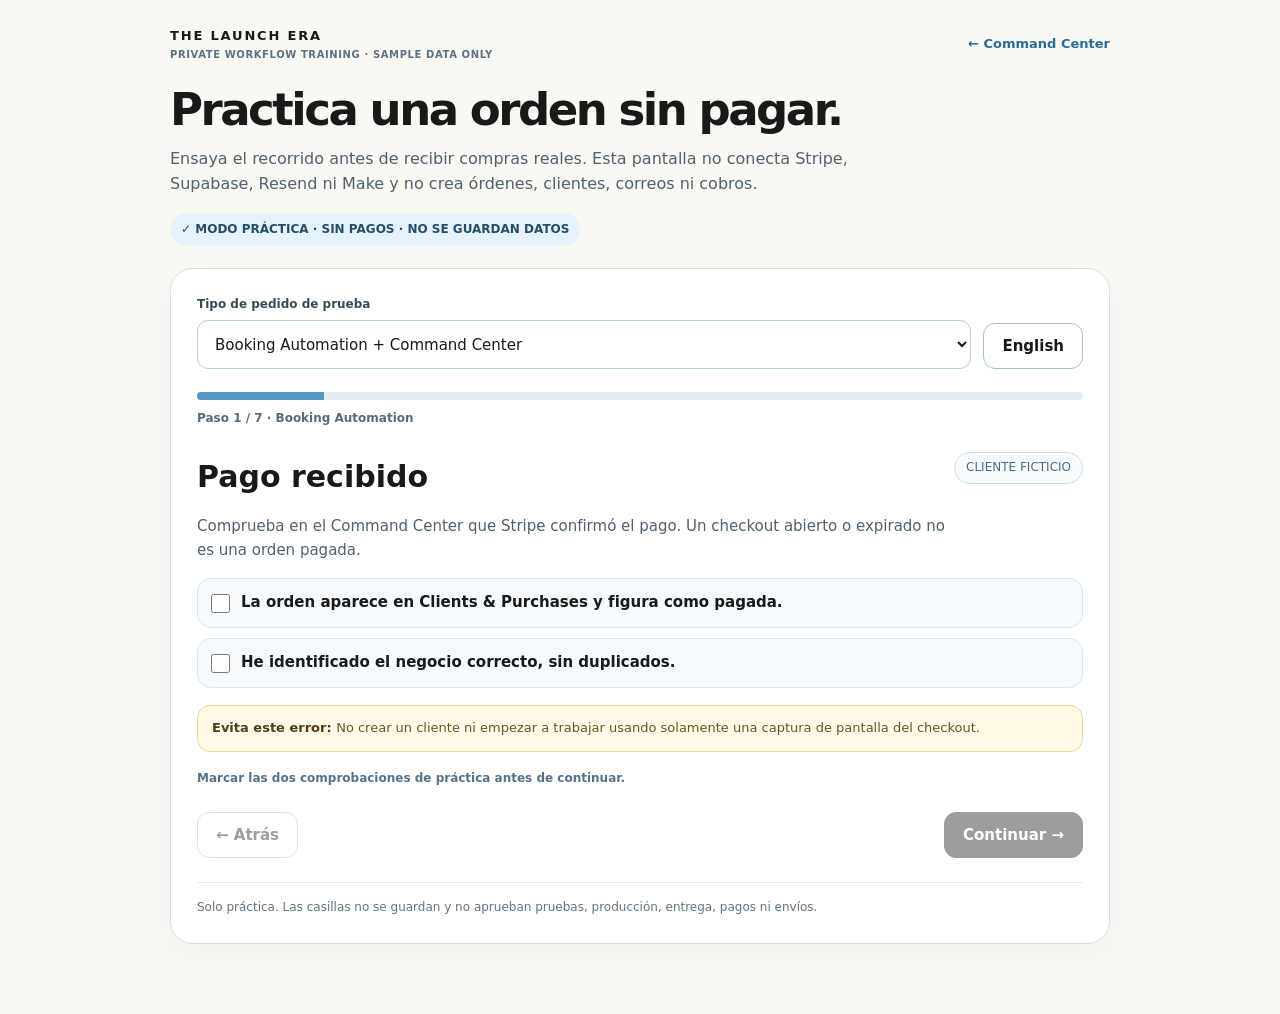
<file: overrides/order-practice/index.html>
<!doctype html>
<html lang="es"><head>
<meta charset="utf-8"><meta name="viewport" content="width=device-width,initial-scale=1,viewport-fit=cover">
<meta name="robots" content="noindex,nofollow,noarchive">
<meta name="referrer" content="no-referrer"><meta name="theme-color" content="#faf8f3">
<title>Practice an Order · The Launch Era</title>
<style>
:root{color-scheme:light}*{box-sizing:border-box}
body{margin:0;background:#faf8f3;color:#191919;font:15px/1.6 system-ui,-apple-system,BlinkMacSystemFont,"Segoe UI",sans-serif}
a{color:#2b6c95}button,select{font:inherit}
.shell{width:min(940px,calc(100% - 28px));margin:0 auto;padding:26px 0 70px}
.top{display:flex;justify-content:space-between;gap:12px;align-items:center;flex-wrap:wrap}
.brand{font-size:13px;letter-spacing:.14em;font-weight:900}.brand span{display:block;color:#5a7285;letter-spacing:.06em;font-size:10px}
.top a{font-size:13px;font-weight:750;text-decoration:none}
h1{font-size:clamp(29px,5vw,45px);line-height:1.13;letter-spacing:-.055em;margin:22px 0 10px}
h2{font-size:clamp(22px,4vw,30px);line-height:1.2;margin:7px 0}
p{margin:8px 0 16px;color:#4f6170}.intro{font-size:16px;max-width:680px}
.flag{display:inline-flex;align-items:center;gap:7px;font-size:12px;font-weight:800;background:#e7f3fc;color:#254e69;padding:7px 11px;border-radius:99px}
.sim{border:1px solid #d1dfe9;background:#fff;border-radius:23px;padding:clamp(17px,3vw,26px);margin-top:22px;box-shadow:0 10px 28px #182e3b09;min-width:0}
.controls{display:grid;grid-template-columns:1fr auto;gap:12px;align-items:end}
label.c{display:block;font-size:12px;font-weight:800;color:#354b5a;margin:0 0 6px}
select{width:100%;min-height:49px;border:1px solid #b7cedd;border-radius:11px;background:#fff;padding:9px 13px;color:#191919}
button{min-height:45px;border-radius:12px;padding:10px 18px;border:1px solid #191919;background:#191919;color:#fff;font-weight:750;cursor:pointer}
button.alt{background:#fff;color:#191919;border-color:#a5c1d5}
button:disabled{opacity:.42;cursor:not-allowed}
button:focus-visible,select:focus-visible,input:focus-visible,a:focus-visible{outline:3px solid #79afd2;outline-offset:3px}
.progressline{height:8px;border-radius:99px;background:#e5edf3;overflow:hidden;margin:23px 0 9px}
.bar{height:100%;background:#5697c2;transition:width .25s}
.progresslabel{font-size:12px;font-weight:800;color:#536d7c}
.title-row{display:flex;flex-wrap:wrap;justify-content:space-between;align-items:start;gap:12px;margin-top:24px}
.tag{font-size:12px;color:#50697c;border:1px solid #cfe0ea;border-radius:99px;padding:5px 11px;background:#f5fbff}
.detail{margin:12px 0 16px;max-width:760px}
.checks{display:grid;gap:10px}
.check{display:flex;gap:11px;align-items:flex-start;background:#f6fafd;border:1px solid #d7e6f1;border-radius:14px;padding:13px;cursor:pointer;color:#191919;line-height:1.45;font-weight:600}
.check input{appearance:auto;accent-color:#2e6f9e;width:19px;height:19px;flex:0 0 19px;margin:2px 0 0}
.warning{margin:17px 0;background:#fff9e6;border:1px solid #ead58f;border-radius:13px;padding:12px 14px;font-size:13px;color:#66552a}
.warning strong{color:#4d3f19}
footer.actions{margin-top:24px;display:flex;gap:11px;justify-content:space-between;align-items:center;flex-wrap:wrap}
.stepnote{font-size:12px;font-weight:700;color:#55728a;margin:12px 0 0}
.end{background:#ebf7f1;border:1px solid #b8dfcf;border-radius:15px;padding:18px;color:#275442;margin-top:24px}
.end p{color:#315c4e}
.legend{border-top:1px solid #e4edf2;margin-top:24px;padding-top:15px;font-size:12px;color:#607482}
@media(max-width:560px){.controls{grid-template-columns:1fr}.shell{width:calc(100% - 22px)}.top{align-items:start}.top a{font-size:12px}.sim{border-radius:18px}footer.actions button{flex:1}footer.actions{gap:8px}}
</style></head>
<body><main class="shell">
<div class="top"><div class="brand">THE LAUNCH ERA <span>PRIVATE WORKFLOW TRAINING · SAMPLE DATA ONLY</span></div><a href="/" id="back">← Command Center</a></div>
<h1 id="mainTitle">Practica una orden sin pagar.</h1>
<p class="intro" id="intro">Ensaya lo que harás al recibir una compra de Booking Automation o un AI Assistant. Esta práctica no crea compras, órdenes, clientes, correos ni cobros.</p>
<div class="flag" id="flag">✓ MODO PRÁCTICA · CERO COBROS · SIN GUARDAR DATOS</div>
<section class="sim" aria-label="Order simulation">
<div class="controls">
<div><label for="product" class="c" id="chooseLabel">Tipo de pedido de prueba</label>
<select id="product"><option value="booking">Booking Automation + Command Center</option><option value="ai">AI Assistant</option></select></div>
<button class="alt" id="language" type="button" aria-label="Change language">English</button>
</div>
<div class="progressline" aria-hidden="true"><div class="bar" id="bar" style="width:0%"></div></div>
<div id="progress" class="progresslabel" aria-live="polite"></div>
<div id="step" class="title-row"></div>
<p id="details" class="detail"></p>
<div id="checks" class="checks"></div>
<div id="warning" class="warning" role="note"></div>
<p id="feedback" class="stepnote" aria-live="polite"></p>
<footer class="actions">
<button id="prev" class="alt" type="button">← Atrás</button>
<button id="next" type="button">Continuar →</button>
</footer>
<div id="finish" class="end" hidden></div>
<div class="legend" id="legend">Los controles de esta pantalla son únicamente de práctica. No marcan las comprobaciones reales de QA ni aprueban producción, entrega o facturación.</div>
</section>
</main>
<script>
(()=>{
'use strict';
const $=id=>document.getElementById(id);
const es=[
 {title:"Pago recibido",detail:"Comprueba en el Command Center que Stripe confirmó el pago. Un checkout abierto o expirado no es una orden pagada.",checks:["La orden aparece en Clients & Purchases y figura como pagada.","He identificado el negocio correcto, sin duplicados."],warning:"No crear un cliente ni empezar a trabajar usando solamente una captura de pantalla del checkout."},
 {title:"Intake y detalles del negocio",detail:"Confirma sector, horarios, dirección o zona de servicio, servicios, precios, logo, fotos, dominio e idioma.",checks:["El intake del cliente está recibido, completo y asociado al pedido correcto.","Lo que falta está anotado para aclarar; no invento servicios ni precios."],warning:"No supongas que un negocio de limpieza es detailing ni lo contrario. No uses las fotos de CB Depot para otro cliente."},
 {title:"Aprobación del inicio",detail:"Verifica los accesos necesarios y aprueba el inicio de producción desde el Command Center. El plazo estimado de 48 horas comienza después de la aprobación, no del pago.",checks:["Tengo confirmados los requisitos para iniciar.","El inicio está aprobado mediante el control real y consta en el sistema."],warning:"En esta práctica no se envía ningún correo ni se registra una aprobación real."},
 {title:"Personalizar y configurar",detail:"Prepara la página pública propia del negocio y enlaza su Command Center privado. Configura precios, horas, cotizaciones y duración por servicio.",checks:["La página utiliza marca, fotos, idioma y servicios de ese negocio.","El enlace público es propio y el Command Center privado pertenece solo a este cliente."],warning:"Nunca compartas un enlace de sesión privada como si fuera un enlace de Booking."},
 {title:"Pruebas reales de QA",detail:"Las comprobaciones de código no reemplazan las pruebas de reservas, leads y correo.",checks:["He comprobado móvil, tablet, computadora, enlaces, formularios y precios.","Las seis pruebas reales de entrega están verificadas, incluidas notificaciones y aislamiento entre negocios."],warning:"No marques una prueba real sin haberla realizado. Una reserva solicitada no es automáticamente una cita confirmada."},
 {title:"Acceso y revisión del cliente",detail:"Primero verifica su acceso al Command Center y que pueda revisar la página; permite la revisión incluida.",checks:["El correo de acceso fue entregado realmente; 'enviado' no basta.","El cliente pudo entrar y aprobó o solicitó cambios por el canal correcto."],warning:"Si un enlace se dirige al website general, revisa el destino y corrige sin enviar copias duplicadas."},
 {title:"Entrega final y soporte",detail:"Con toda la evidencia, autorizas manualmente la entrega; después revisas que el proveedor confirma el correo y que el cliente sabe compartir su booking link.",checks:["El sistema confirma disponibilidad de entrega y la aprobación final es mía.","La entrega y su seguimiento quedan identificados en el proyecto; la cuenta sigue disponible para soporte."],warning:"La finalización de la práctica no entrega nada ni activa suscripciones."}
];
const aiEs=[
 {title:"Compra del AI Assistant",detail:"Verifica el cobro del servicio en Stripe y el plan elegido. La Cleaning App es independiente y no usa Stripe.",checks:["La orden real está vinculada al checkout correcto.","El plan y el importe son los del pedido comprobado."],warning:"No uses una sesión de prueba ni actives la suscripción solo porque alguien abrió un enlace."},
 {title:"Intake del agente",detail:"Revisa empresa, servicios, idioma, URL de instalación, preguntas frecuentes y reglas de respuesta.",checks:["El formulario está recibido y corresponde al negocio.","Sé dónde se instalará el agente y qué información es verificable."],warning:"No supongas servicios, horarios ni testimonios a partir de una página inaccesible."},
 {title:"Inicio y configuración",detail:"Prepara el asistente con un lenguaje humano y respuestas específicas para su negocio. Define cuándo pasa la conversación a una persona.",checks:["El inicio de producción fue aprobado.","Las respuestas, permisos y escalamiento humano están configurados en pruebas."],warning:"El agente no puede contestar inventando información ni enviar mensajes sin los permisos necesarios."},
 {title:"Pruebas antes de la entrega",detail:"Prueba preguntas normales, excepciones, formularios, seguridad, móvil, tablet, escritorio y recuperación de errores.",checks:["QA comprobó respuestas y las limitaciones del asistente.","Los formularios y avisos llevan al negocio correcto, no a The Launch Era."],warning:"Un chatbot que responde una pregunta no demuestra que una reserva o un correo se procesó."},
 {title:"Aprobación del cliente",detail:"Comparte la versión privada de revisión. Permite las dos revisiones incluidas en AI Assistant.",checks:["El cliente revisó la experiencia con su marca.","Los cambios solicitados se atendieron o quedó constancia de su aprobación."],warning:"La aprobación de un borrador interno no significa aprobación del producto final."},
 {title:"Entrega y facturación",detail:"Confirma personalmente que el AI Assistant funciona en el enlace real. Solamente después registra la entrega y activa los primeros 30 días incluidos.",checks:["El enlace de instalación funciona y el cliente ya recibió el acceso.","La entrega fue autorizada y verificada; comprobé la fecha futura de cobro mensual."],warning:"Nunca inicies el ciclo mensual antes de una instalación y entrega verificadas."}
];
const en=[
 {title:"Paid order verified",detail:"Check that Stripe confirmed the payment. An open or expired checkout is not a paid order.",checks:["Clients & Purchases shows a verified paid order.","The right business is identified without duplicates."],warning:"A checkout screenshot alone does not authorize production."},
 {title:"Client intake",detail:"Verify industry, hours, service area, pricing, services, logo, photos and language.",checks:["The correct client intake is complete and linked to the order.","Missing information is marked for clarification rather than invented."],warning:"Do not reuse CB Depot branding or business-specific content for another buyer."},
 {title:"Approve the kickoff",detail:"Owner approval and required access start the estimated 48-hour production window.",checks:["Required production inputs are verified.","The real kickoff is separately approved and recorded."],warning:"This practice creates no real approval or email."},
 {title:"Personalize and configure",detail:"Set up a unique public booking page and private Command Center, with services, quotes, price and duration rules.",checks:["The branding, services and copy belong to this business.","The booking page and private customer workspace are correctly isolated."],warning:"Never share a private account URL in place of the public booking link."},
 {title:"Real QA",detail:"Code checks are not real booking tests. Verify forms, requests, routing, emails, notifications and every device.",checks:["Phone, tablet, desktop, links, services and pricing were checked.","Six delivery QA checks passed, including privacy and isolation."],warning:"A requested quote is not an automatically confirmed booking."},
 {title:"Access and customer review",detail:"Confirm access email delivery and actual client sign-in before the final handoff.",checks:["The provider verified access email delivery.","The buyer signed in and reviewed or requested changes."],warning:"Provider accepted does not mean delivered. Do not send duplicates."},
 {title:"Final delivery and support",detail:"Owner approves final delivery only after evidence. Confirm the customer has working links and ongoing support.",checks:["Server readiness and the final owner approval are confirmed.","The delivery record and support path remain accessible."],warning:"Finishing practice does not create a delivery or a subscription."}
];
const aiEn=[
 {title:"AI Assistant purchase",detail:"Verify the Stripe payment and selected plan. The separate Cleaning App does not use Stripe.",checks:["This order matches a verified paid checkout.","The plan and pricing match the real order."],warning:"A test session must not start any subscription."},
 {title:"AI intake",detail:"Review business identity, website, services, language, FAQs and human escalation preferences.",checks:["The intake belongs to the correct buyer.","The installation target and verified business facts are clear."],warning:"Do not invent business claims when the website is inaccessible."},
 {title:"Owner kickoff and setup",detail:"Configure human answers and approved handoff behavior in a safe environment.",checks:["The production kickoff is approved.","Agent answers, consent and escalation rules were reviewed."],warning:"The assistant must not promise unavailable time slots or send unauthorized messages."},
 {title:"Pre-delivery QA",detail:"Test answers, exceptions, forms, security, mobile/tablet/desktop and failure recovery.",checks:["QA checked factual answers and restrictions.","All leads and notifications route to this business."],warning:"A chatbot response is not proof that a reservation or email was processed."},
 {title:"Buyer approval",detail:"Share the private preview and honor the two included AI Assistant revisions.",checks:["The buyer saw their own branded experience.","Requested changes were addressed or approval recorded."],warning:"An internal draft approval does not equal product delivery approval."},
 {title:"Delivery and billing",detail:"Personally confirm a working installation and customer receipt, then authorize delivery and the included 30-day period.",checks:["The live installation link works and the buyer has access.","The owner confirmed real delivery and reviewed the future monthly billing date."],warning:"Do not activate monthly billing before verified delivery."}
];
let lang='es',index=0,finished=false;const history={booking:{},ai:{}};
const labels=()=>lang==='es'?{title:"Practica una orden sin pagar.",intro:"Ensaya el recorrido antes de recibir compras reales. Esta pantalla no conecta Stripe, Supabase, Resend ni Make y no crea órdenes, clientes, correos ni cobros.",flag:"✓ MODO PRÁCTICA · SIN PAGOS · NO SE GUARDAN DATOS",choose:"Tipo de pedido de prueba",previous:"← Atrás",next:"Continuar →",done:"Terminar práctica ✓",reset:"Empezar de nuevo",progress:"Paso",counter:"Marcar las dos comprobaciones de práctica antes de continuar.",complete:"Práctica completada",final:"Ya conoces el proceso y los controles que requieren tu aprobación. Esto no verifica ningún cliente real. Cuando tengas un pedido, entra a Clients & Purchases y comprueba cada paso en la orden correspondiente.",legend:"Solo práctica. Las casillas no se guardan y no aprueban pruebas, producción, entrega, pagos ni envíos."}:
 {title:"Practice an order without paying.",intro:"Learn the process before real orders arrive. This page does not connect to Stripe, Supabase, Resend or Make and does not create orders, customers, messages or charges.",flag:"✓ PRACTICE MODE · NO CHARGES · NO DATA SAVED",choose:"Practice order type",previous:"← Back",next:"Continue →",done:"Finish practice ✓",reset:"Start again",progress:"Step",counter:"Check both practice items to continue.",complete:"Practice complete",final:"You know the steps that require your approval. No real customer has been verified. When an order arrives, open Clients & Purchases and verify each step on the correct order.",legend:"Practice only. Checkboxes are not saved and do not authorize real QA, production, delivery, billing or messaging."};
const active=()=>($('product').value==='ai'?(lang==='es'?aiEs:aiEn):(lang==='es'?es:en));
function render(){
 const t=labels(),steps=active(),s=steps[Math.min(index,steps.length-1)],p=$('product').value;
 $('mainTitle').textContent=t.title;$('intro').textContent=t.intro;$('flag').textContent=t.flag;
 $('chooseLabel').textContent=t.choose;$('language').textContent=lang==='es'?'English':'Español';
 $('back').textContent=lang==='es'?'← Command Center':'← Command Center';
 $('progress').textContent=t.progress+' '+(index+1)+' / '+steps.length+' · '+(p==='ai'?'AI Assistant':'Booking Automation');
 $('bar').style.width=((index+1)/steps.length*100)+'%';
 $('step').replaceChildren();
 const h=document.createElement('h2');h.textContent=s.title;$('step').append(h);
 const tag=document.createElement('span');tag.className='tag';tag.textContent=lang==='es'?'CLIENTE FICTICIO':'SAMPLE BUYER';$('step').append(tag);
 $('details').textContent=s.detail;$('warning').replaceChildren();
 const strong=document.createElement('strong');strong.textContent=lang==='es'?'Evita este error: ':'Avoid this mistake: ';
 $('warning').append(strong,document.createTextNode(s.warning));
 const root=$('checks');root.replaceChildren();const record=history[p][index]||[false,false];
 s.checks.forEach((value,i)=>{
  const label=document.createElement('label');label.className='check';
  const input=document.createElement('input');input.type='checkbox';input.checked=Boolean(record[i]);
  input.addEventListener('change',()=>{history[p][index]=root.querySelectorAll('input').length?Array.from(root.querySelectorAll('input')).map(x=>x.checked):[false,false];validate()});
  const text=document.createElement('span');text.textContent=value;label.append(input,text);root.append(label);
 });
 $('prev').textContent=t.previous;$('next').textContent=index===steps.length-1?t.done:t.next;
 $('prev').disabled=index===0;$('feedback').textContent=t.counter;
 $('finish').hidden=!finished;$('finish').replaceChildren();
 if(finished){const h=document.createElement('h2');h.textContent=t.complete;const note=document.createElement('p');note.textContent=t.final;$('finish').append(h,note);}
 $('legend').textContent=t.legend;
 validate();
}
function validate(){
 const valid=Array.from($('checks').querySelectorAll('input')).every(x=>x.checked);
 $('next').disabled=!valid;$('feedback').style.color=valid?'#386b55':'#55728a';
 if(valid)$('feedback').textContent=lang==='es'?'✓ Puedes continuar con la simulación.':'✓ You can continue the simulation.';
}
$('prev').addEventListener('click',()=>{if(index>0){index--;finished=false;render()}});
$('next').addEventListener('click',()=>{if($('next').disabled)return;if(index+1>=active().length){finished=true;render();$('finish').scrollIntoView({block:'nearest',behavior:'smooth'});return;}index++;finished=false;render()});
$('product').addEventListener('change',()=>{index=0;finished=false;render()});
$('language').addEventListener('click',()=>{lang=lang==='es'?'en':'es';document.documentElement.lang=lang;finished=false;render()});
render();
})();
</script></body></html>
</file>
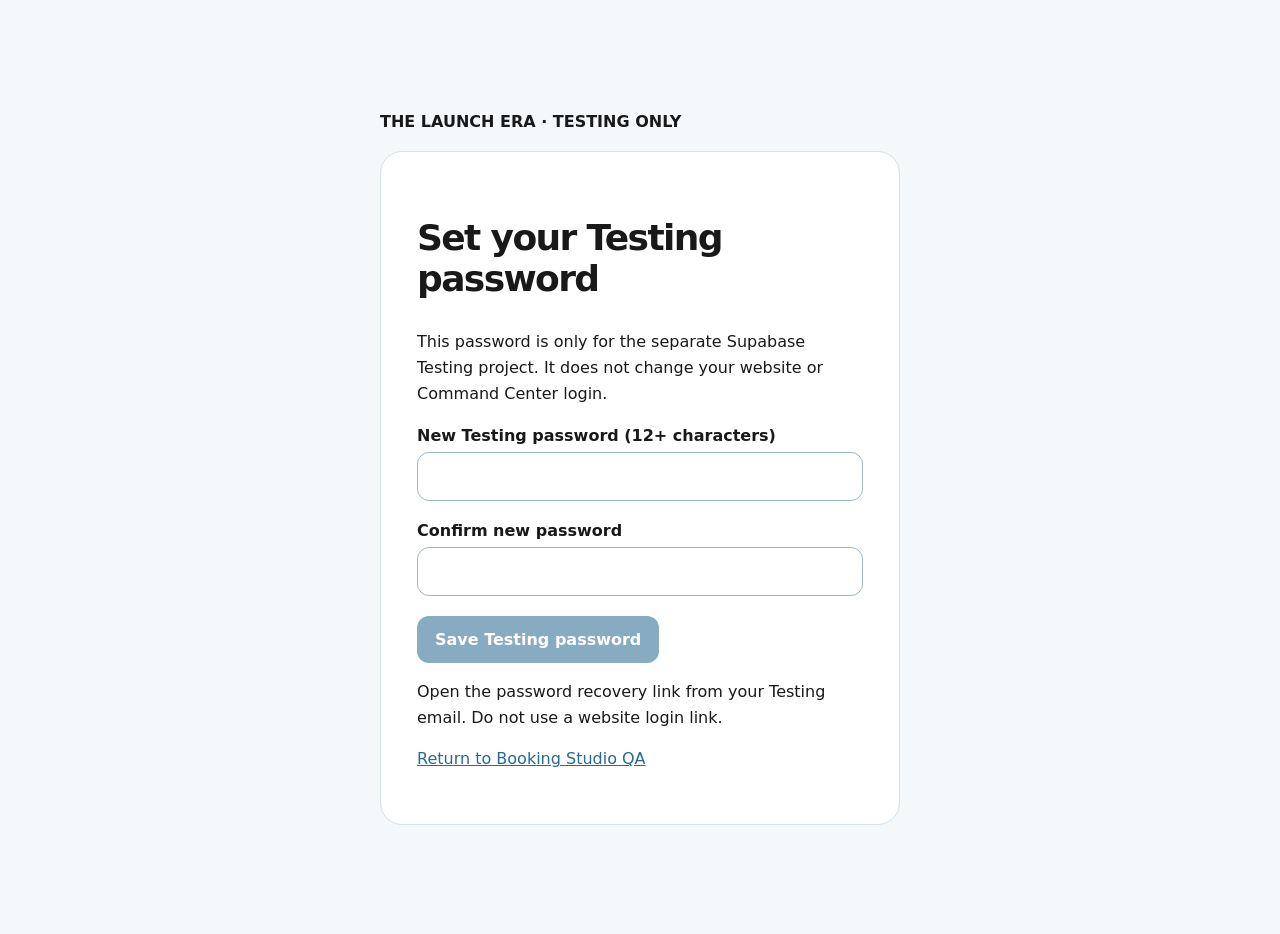
<file: overrides/booking-studio-qa-recovery.html>
<!doctype html><html lang="en"><head><meta charset="utf-8"><meta name="viewport" content="width=device-width,initial-scale=1"><meta name="robots" content="noindex,nofollow,noarchive"><meta name="referrer" content="no-referrer"><title>Testing password recovery · The Launch Era</title><style>
:root{font-family:system-ui,-apple-system,sans-serif;color:#191919;background:#f4f8fb}*{box-sizing:border-box}body{margin:0;padding:clamp(20px,5vw,65px)}main{max-width:520px;margin:5vh auto}section{background:white;border:1px solid #d4e2ec;border-radius:22px;padding:clamp(22px,4vw,36px)}h1{font-size:clamp(26px,4vw,36px);letter-spacing:-.045em}p{line-height:1.6}label{display:block;font-weight:650;margin:20px 0 7px}input{width:100%;font:inherit;padding:14px;border:1px solid #9eb7c8;border-radius:12px}button{margin-top:20px;border:0;border-radius:12px;background:#266a91;color:#fff;padding:14px 18px;font:inherit;font-weight:700;cursor:pointer}button:disabled{opacity:.55}a{color:#266a91}#status{overflow-wrap:anywhere}</style></head>
<body><main><p><strong>THE LAUNCH ERA · TESTING ONLY</strong></p><section><h1>Set your Testing password</h1><p>This password is only for the separate Supabase Testing project. It does not change your website or Command Center login.</p><label for="password">New Testing password (12+ characters)</label><input type="password" id="password" autocomplete="new-password" minlength="12"><label for="confirm">Confirm new password</label><input type="password" id="confirm" autocomplete="new-password" minlength="12"><button id="save" disabled>Save Testing password</button><p id="status" role="status" aria-live="polite">Checking your Testing recovery link…</p><p><a href="/booking-studio-qa.html">Return to Booking Studio QA</a></p></section></main>
<script type="module">
const BASE="https://afyiltvdfqnuyzcqsnoh.supabase.co",KEY="sb_publishable_ECdkPd5gkDR55JOWEqsnPA_cJE8bENc";
const status=msg=>document.getElementById("status").textContent=msg;
const button=document.getElementById("save");let token="";
(async()=>{try{
 const hash=new URLSearchParams(location.hash.slice(1));const search=new URLSearchParams(location.search);
 const access=hash.get("access_token");const type=hash.get("type");const hashToken=search.get("token_hash");
 history.replaceState(null,"",location.pathname);
 if(access&&type==="recovery")token=access;
 else if(hashToken&&search.get("type")==="recovery"){
  const r=await fetch(BASE+"/auth/v1/verify",{method:"POST",headers:{"Content-Type":"application/json",apikey:KEY},body:JSON.stringify({token_hash:hashToken,type:"recovery"})});const data=await r.json();if(!r.ok||!data.access_token)throw Error("Recovery link expired or invalid.");token=data.access_token;
 }else throw Error("Open the password recovery link from your Testing email. Do not use a website login link.");
 const userResp=await fetch(BASE+"/auth/v1/user",{headers:{apikey:KEY,authorization:"Bearer "+token}});const user=await userResp.json();
 if(!userResp.ok||user.email?.toLowerCase()!=="hello@thelaunchera.com")throw Error("This recovery link is not for the authorized Testing account.");
 button.disabled=false;status("Verified Testing account. Choose a new password.");
 }catch(e){token="";status(e.message)}})();
button.onclick=async()=>{if(!token)return;const password=document.getElementById("password").value,confirm=document.getElementById("confirm").value;if(password.length<12)return status("Use at least 12 characters.");if(password!==confirm)return status("Passwords do not match.");button.disabled=true;try{const r=await fetch(BASE+"/auth/v1/user",{method:"PUT",headers:{"Content-Type":"application/json",apikey:KEY,authorization:"Bearer "+token},body:JSON.stringify({password})});const data=await r.json();if(!r.ok)throw Error(data.msg||data.error_description||data.message||"Could not update password");token="";document.getElementById("password").value="";document.getElementById("confirm").value="";status("Testing password updated. Return to Booking Studio QA and sign in with your new password.");}catch(e){button.disabled=false;status(e.message)}};
</script></body></html>
</file>
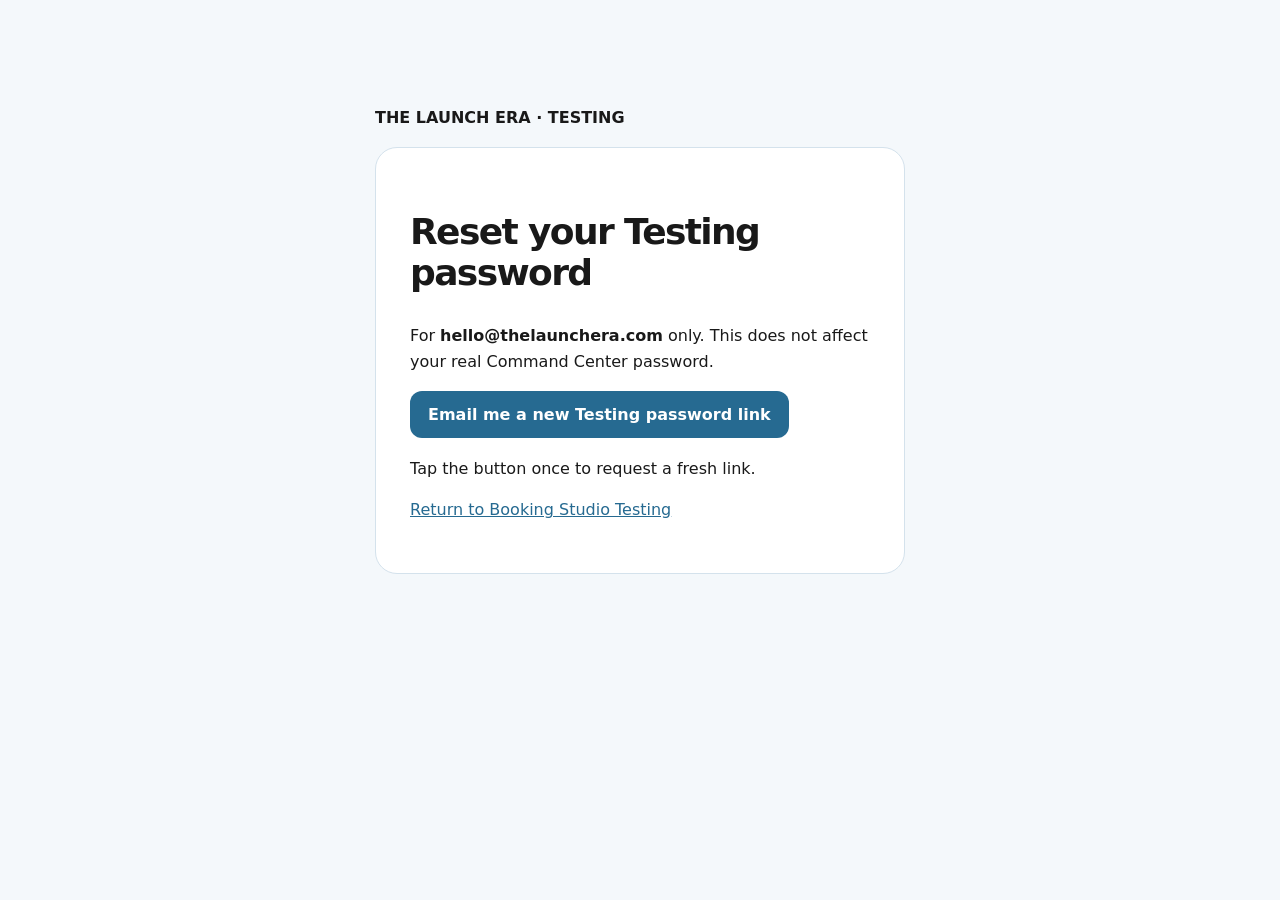
<file: overrides/booking-studio-qa-reset.html>
<!doctype html><html lang="en"><head><meta charset="utf-8"><meta name="viewport" content="width=device-width,initial-scale=1"><meta name="robots" content="noindex,nofollow,noarchive"><meta name="referrer" content="no-referrer"><title>Reset Testing password · The Launch Era</title><style>
:root{font-family:system-ui,-apple-system,sans-serif;color:#191919;background:#f4f8fb}*{box-sizing:border-box}body{margin:0;padding:clamp(20px,5vw,60px)}main{max-width:530px;margin:5vh auto}section{background:white;border:1px solid #d4e2ec;border-radius:22px;padding:clamp(20px,4vw,34px)}h1{font-size:clamp(27px,4vw,36px);letter-spacing:-.045em}p{line-height:1.6}button{border:0;border-radius:12px;background:#266a91;color:white;padding:14px 18px;font:inherit;font-weight:700;cursor:pointer}button:disabled{opacity:.55}a{color:#266a91}#status{margin-top:18px;overflow-wrap:anywhere}</style></head><body><main><p><strong>THE LAUNCH ERA · TESTING</strong></p><section><h1>Reset your Testing password</h1><p>For <strong>hello@thelaunchera.com</strong> only. This does not affect your real Command Center password.</p><button id="send" type="button">Email me a new Testing password link</button><p id="status" role="status" aria-live="polite">Tap the button once to request a fresh link.</p><p><a href="/booking-studio-qa.html">Return to Booking Studio Testing</a></p></section></main><script>
(function(){
const btn=document.getElementById("send"),out=document.getElementById("status");
btn.addEventListener("click",async function(){
btn.disabled=true;out.textContent="Sending recovery request…";
try{
const url="https://afyiltvdfqnuyzcqsnoh.supabase.co/auth/v1/recover?redirect_to="+encodeURIComponent("https://command.thelaunchera.com/booking-studio-qa-recovery.html");
const res=await fetch(url,{method:"POST",headers:{"Content-Type":"application/json","apikey":"sb_publishable_ECdkPd5gkDR55JOWEqsnPA_cJE8bENc"},body:JSON.stringify({email:"hello@thelaunchera.com"})});
let data={};try{data=await res.json()}catch{}
if(!res.ok)throw Error(data.msg||data.error_description||data.message||"Request failed");
out.textContent="Recovery requested. Check hello@thelaunchera.com. The email must open the Testing password page, not the marketing website.";
}catch(err){out.textContent="Could not request recovery: "+String(err.message||err)+". Check the Testing redirect URL configuration.";btn.disabled=false}
});
})();
</script></body></html>
</file>
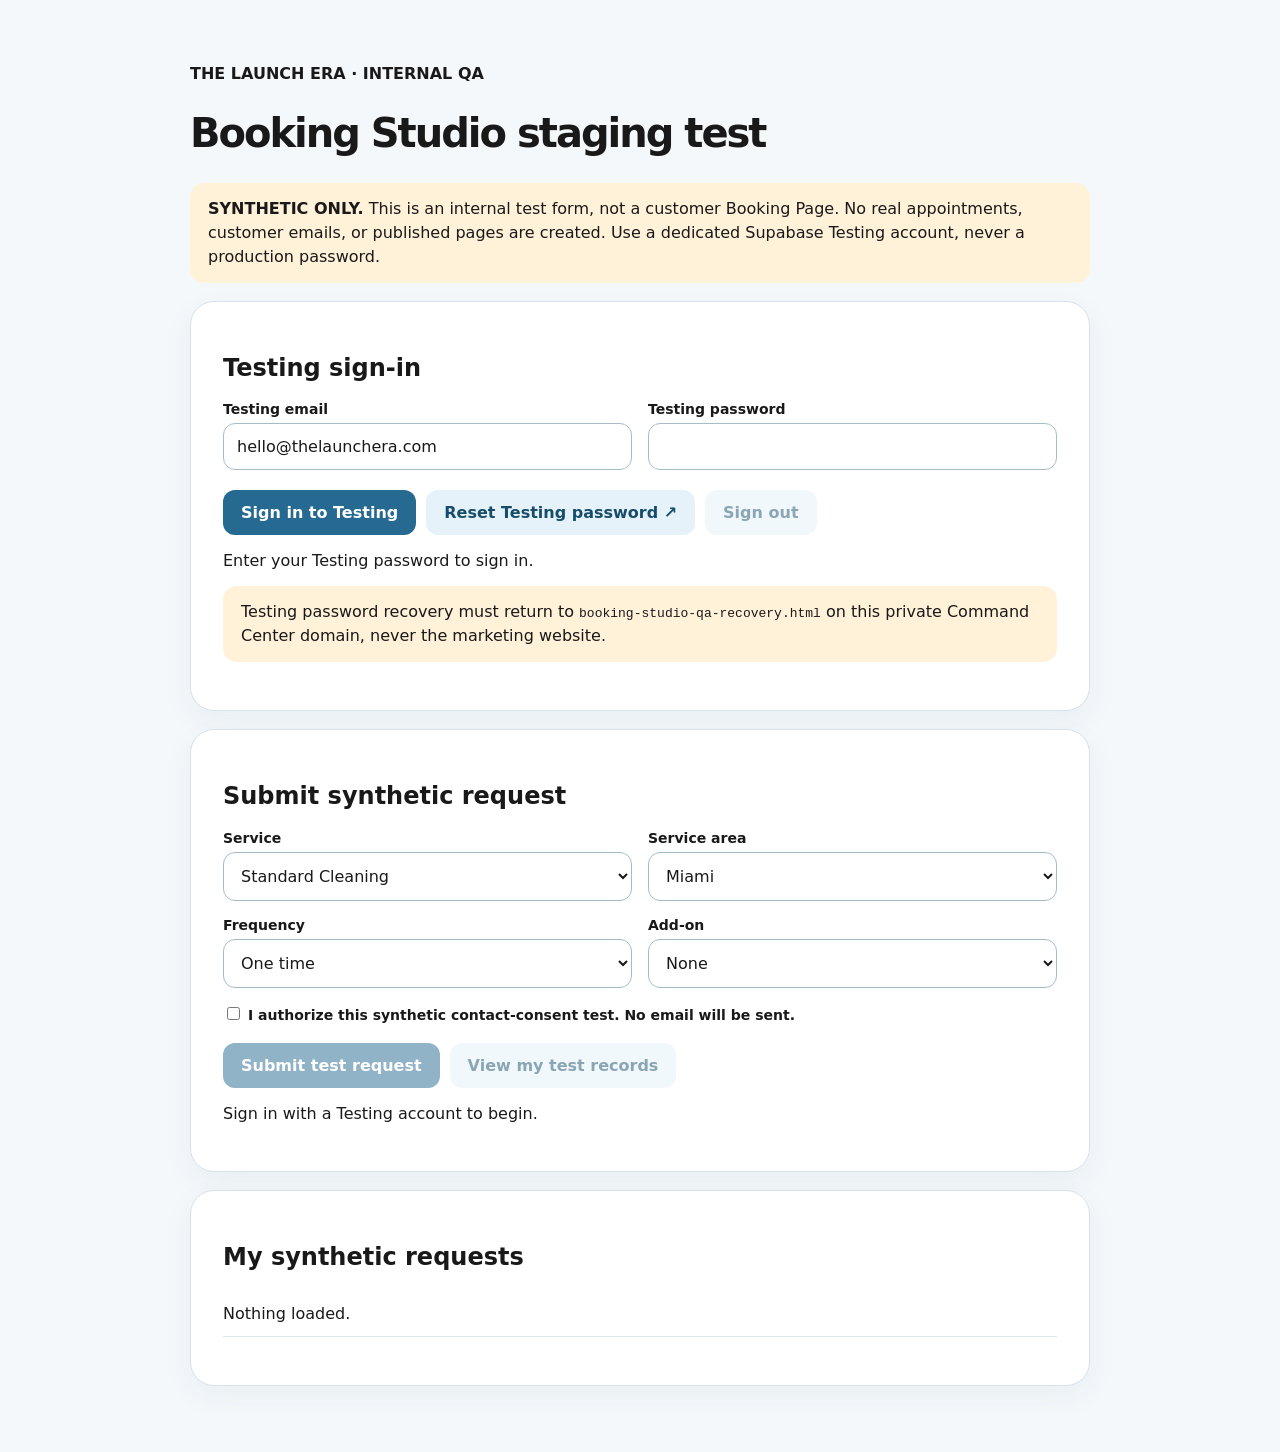
<file: overrides/booking-studio-qa.html>
<!doctype html>
<html lang="en"><head><meta charset="utf-8"><meta name="viewport" content="width=device-width,initial-scale=1">
<meta name="robots" content="noindex,nofollow"><title>Private Booking Studio QA · The Launch Era</title>
<style>
:root{font-family:system-ui,-apple-system,sans-serif;color:#191919;background:#f4f8fb}*{box-sizing:border-box}
body{margin:0;padding:clamp(18px,4vw,48px)}main{max-width:900px;margin:auto}h1{font-size:clamp(27px,4vw,40px);letter-spacing:-.05em}
.panel{background:#fff;border:1px solid #d5e3ec;border-radius:24px;padding:clamp(18px,4vw,32px);margin:18px 0;box-shadow:0 10px 30px #18394c0d}
.warning{background:#fff2d9;padding:14px 18px;border-radius:14px;line-height:1.5}
.grid{display:grid;grid-template-columns:repeat(2,minmax(0,1fr));gap:16px}
label{display:block;font-weight:650;font-size:14px;margin-bottom:6px}input,select{width:100%;padding:13px;border-radius:12px;border:1px solid #a5bdcb;background:#fff;color:#191919;font:inherit;min-width:0}
button{border:0;border-radius:12px;padding:13px 18px;background:#266a91;color:#fff;font:inherit;font-weight:700;cursor:pointer}button:disabled{opacity:.5;cursor:not-allowed}
button.secondary{background:#e5f2f9;color:#174d6b}.actions{display:flex;gap:10px;flex-wrap:wrap;margin-top:20px}#status{white-space:pre-wrap;overflow-wrap:anywhere}
.results{list-style:none;padding:0}.results li{border-bottom:1px solid #dce7ee;padding:13px 0;overflow-wrap:anywhere}
@media(max-width:650px){.grid{grid-template-columns:1fr}body{padding:14px}.panel{border-radius:17px}}
</style></head>
<body><main><p><strong>THE LAUNCH ERA · INTERNAL QA</strong></p><h1>Booking Studio staging test</h1>
<p class="warning"><strong>SYNTHETIC ONLY.</strong> This is an internal test form, not a customer Booking Page. No real appointments, customer emails, or published pages are created. Use a dedicated Supabase Testing account, never a production password.</p>
<section class="panel" id="auth"><h2>Testing sign-in</h2><div class="grid">
<div><label for="email">Testing email</label><input id="email" type="email" autocomplete="username" value="hello@thelaunchera.com"></div>
<div><label for="password">Testing password</label><input id="password" type="password" autocomplete="current-password"></div></div>
<div class="actions"><button id="login">Sign in to Testing</button><a class="secondary" href="/booking-studio-qa-reset.html" style="display:inline-flex;align-items:center;text-decoration:none;border-radius:12px;padding:13px 18px;background:#e5f2f9;color:#174d6b;font-weight:700">Reset Testing password ↗</a><button id="logout" class="secondary" disabled>Sign out</button></div><p id="auth-status" role="status" aria-live="polite">Enter your Testing password to sign in.</p><p class="warning">Testing password recovery must return to <code>booking-studio-qa-recovery.html</code> on this private Command Center domain, never the marketing website.</p></section>
<section class="panel"><h2>Submit synthetic request</h2><div class="grid">
<div><label for="service">Service</label><select id="service"><option>Standard Cleaning</option><option>Move-Out Cleaning</option></select></div>
<div><label for="area">Service area</label><select id="area"><option>Miami</option><option>Miami Beach</option></select></div>
<div><label for="frequency">Frequency</label><select id="frequency"><option value="one_time">One time</option><option value="weekly">Weekly</option><option value="biweekly">Biweekly</option><option value="monthly">Monthly</option></select></div>
<div><label for="addon">Add-on</label><select id="addon"><option value="">None</option><option>Oven</option><option>Refrigerator</option></select></div></div>
<p><label><input type="checkbox" id="consent" style="width:auto;margin-right:8px">I authorize this synthetic contact-consent test. No email will be sent.</label></p>
<div class="actions"><button id="submit" disabled>Submit test request</button><button id="refresh" class="secondary" disabled>View my test records</button></div>
<p id="status" role="status" aria-live="polite">Sign in with a Testing account to begin.</p></section>
<section class="panel"><h2>My synthetic requests</h2><ul id="results" class="results"><li>Nothing loaded.</li></ul></section>
</main>
<script type="module">
const BASE="https://afyiltvdfqnuyzcqsnoh.supabase.co";
const KEY="sb_publishable_ECdkPd5gkDR55JOWEqsnPA_cJE8bENc";
const API=BASE+"/functions/v1/tle-booking-studio-staging-qa";
const el=id=>document.getElementById(id);let token="";
const status=message=>{el("status").textContent=message;el("auth-status").textContent=message};
const controls=enabled=>{el("submit").disabled=!enabled;el("refresh").disabled=!enabled;el("logout").disabled=!enabled;el("login").disabled=enabled};
async function call(body){const r=await fetch(API,{method:"POST",headers:{"Content-Type":"application/json",apikey:KEY,authorization:"Bearer "+token},body:JSON.stringify(body)});const data=await r.json();if(!r.ok)throw Error(data.error||"Testing request failed");return data}
el("login").onclick=async()=>{try{status("Signing in to Testing…");const r=await fetch(BASE+"/auth/v1/token?grant_type=password",{method:"POST",headers:{"Content-Type":"application/json",apikey:KEY},body:JSON.stringify({email:el("email").value.trim(),password:el("password").value})});const data=await r.json();el("password").value="";if(!r.ok||!data.access_token)throw Error("Testing sign-in failed");token=data.access_token;controls(true);status("Signed in to Testing. Ready for synthetic QA.");await refresh();}catch(e){token="";controls(false);status(e.message)}};
el("logout").onclick=()=>{token="";el("password").value="";controls(false);el("results").replaceChildren();status("Signed out of Testing.")};
el("submit").onclick=async()=>{if(!el("consent").checked){status("Please check the synthetic test consent before submitting.");return}el("submit").disabled=true;try{status("Saving synthetic request…");const data=await call({action:"submit",service_name:el("service").value,service_area:el("area").value,frequency:el("frequency").value,addons:el("addon").value?[el("addon").value]:[],consent_to_contact:el("consent").checked});status("Saved synthetic "+data.request.kind+". No real booking or email was created.");await refresh()}catch(e){status(e.message)}finally{el("submit").disabled=!token}};
async function refresh(){try{const data=await call({action:"list"});const list=el("results");list.replaceChildren();if(!data.requests.length){const li=document.createElement("li");li.textContent="No synthetic requests for this Testing user.";list.append(li)}for(const item of data.requests){const li=document.createElement("li");li.textContent=[item.kind,item.service_name,item.service_area,item.frequency,item.estimated_total===null?"Quote required":"Estimated $"+item.estimated_total].join(" · ");list.append(li)}status("Showing "+data.requests.length+" synthetic request(s) for this Testing account.")}catch(e){status(e.message)}}
el("refresh").onclick=refresh;
</script></body></html>
</file>
